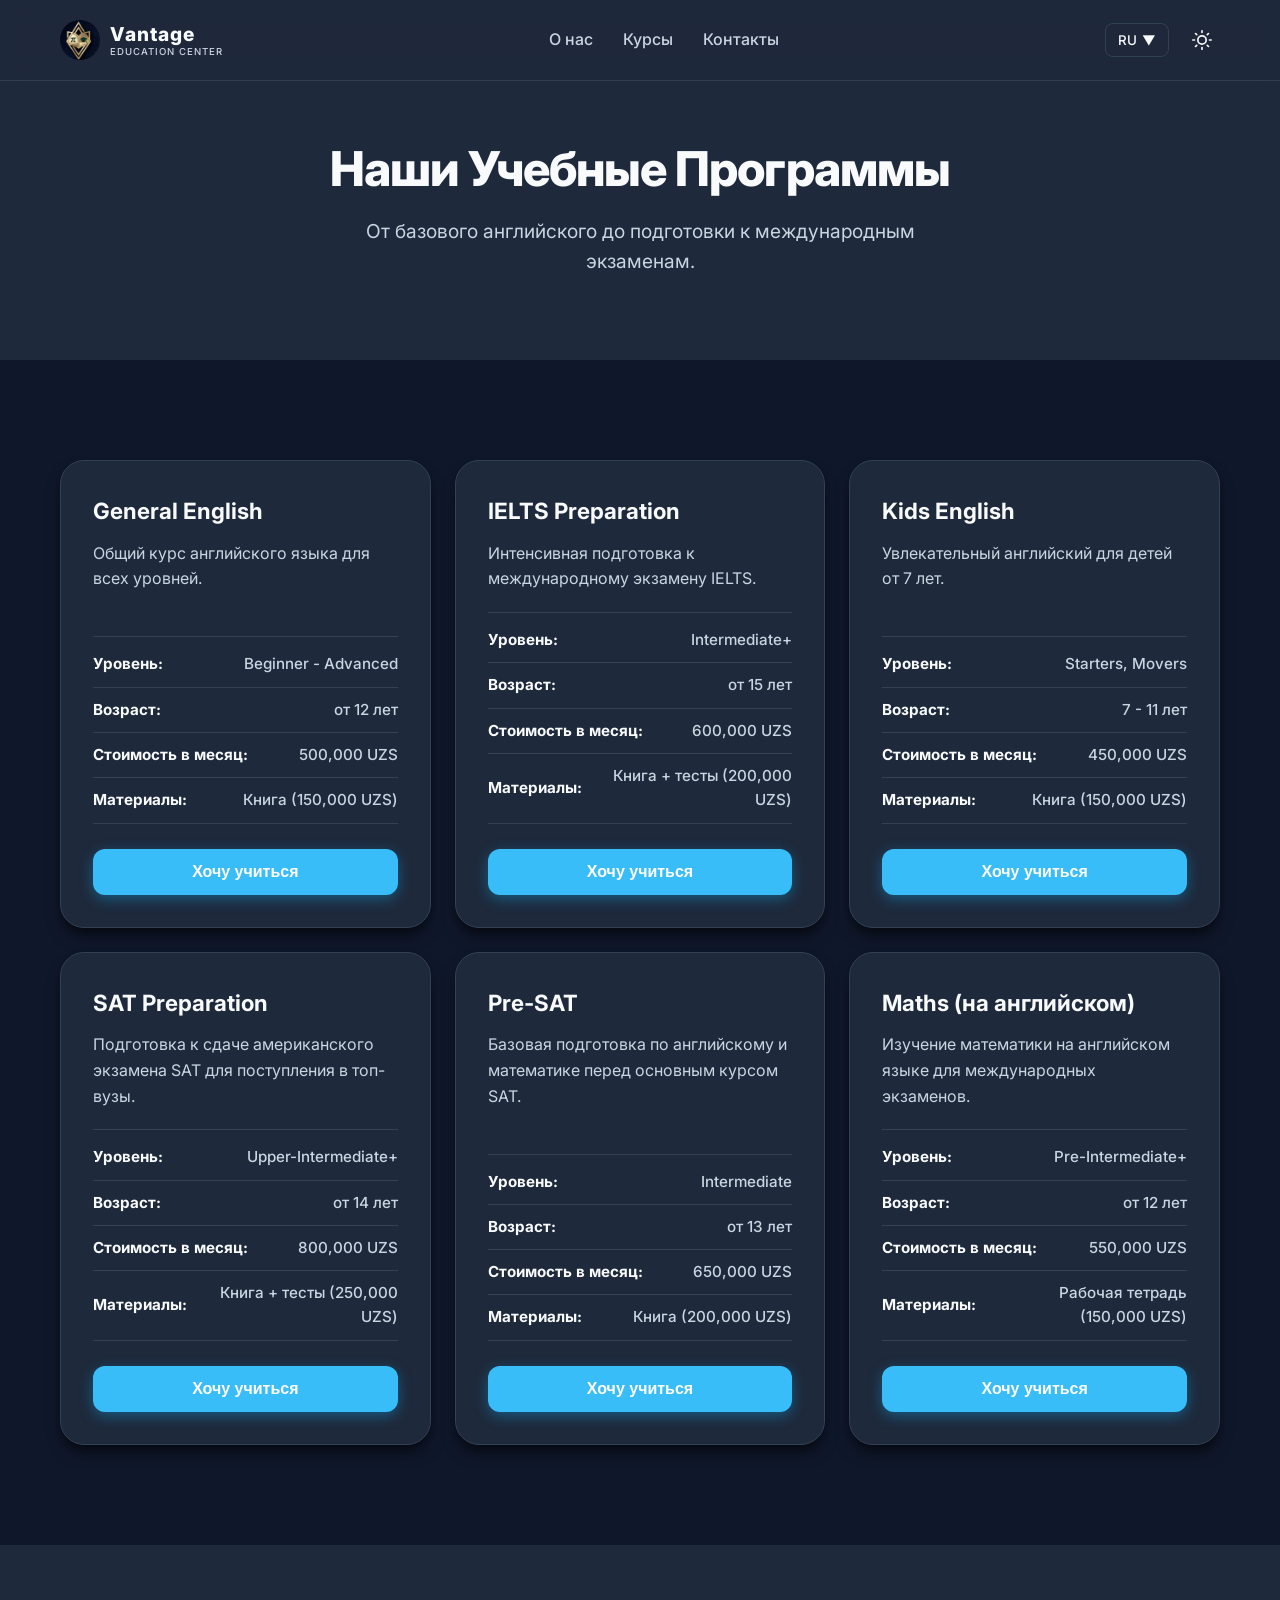
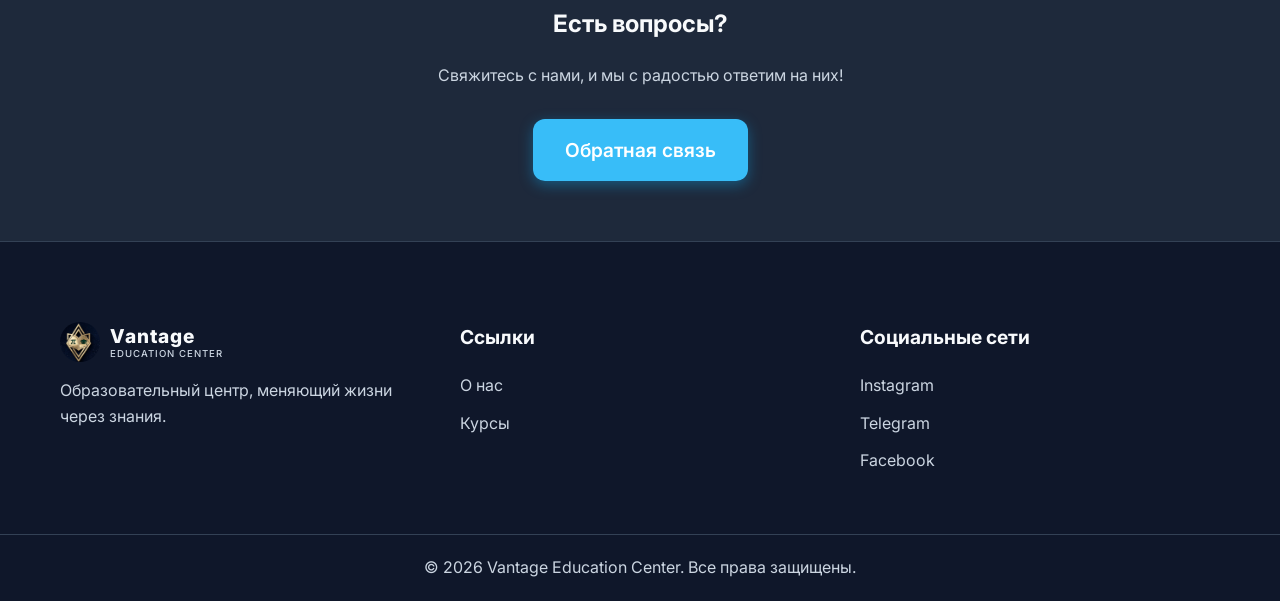
<file: courses.html>
<!DOCTYPE html>
<html lang="ru" data-theme="dark">
<head>
    <meta charset="UTF-8">
    <meta name="viewport" content="width=device-width, initial-scale=1.0">
    <title data-i18n="title">Vantage Education Center - Курсы</title>
    <link rel="stylesheet" href="styles.css">
    <!-- Google Fonts -->
    <link rel="preconnect" href="https://fonts.googleapis.com">
    <link rel="preconnect" href="https://fonts.gstatic.com" crossorigin>
    <link href="https://fonts.googleapis.com/css2?family=Inter:wght@400;500;600;700;800&display=swap" rel="stylesheet">
</head>
<body>
    <!-- Navbar -->
    <nav class="navbar">
        <div class="container nav-container">
            <a href="index.html" class="logo">
                <img src="images/logo_gold_new.png" alt="Vantage" class="site-logo" style="width: 40px; height: 40px; border-radius: 50%; object-fit: cover;">
                <span style="display: flex; flex-direction: column; line-height: 1.2;">
                    <span style="font-weight: 800; font-size: 1.2rem; letter-spacing: 1px; color: var(--text-primary);">Vantage</span>
                    <span style="font-size: 0.6rem; font-weight: 500; letter-spacing: 1px; color: var(--text-secondary); text-transform: uppercase;">Education Center</span>
                </span>
            </a>
            
            <ul class="nav-links">
                <li><a href="index.html#about" data-i18n="nav_about">О нас</a></li>
                <li><a href="courses.html" data-i18n="nav_courses">Курсы</a></li>
                <li><a href="index.html#contacts" data-i18n="nav_contacts">Контакты</a></li>
            </ul>

            <div class="nav-controls">
                <!-- Language Selector -->
                <div class="lang-selector">
                    <button id="langBtn" class="lang-btn"><span id="currentLang">RU</span> <span class="arrow">▼</span></button>
                    <ul class="lang-dropdown" id="langDropdown">
                        <li data-lang="ru">Русский (RU)</li>
                        <li data-lang="en">English (EN)</li>
                        <li data-lang="uz">O'zbek (UZ)</li>
                    </ul>
                </div>
                
                <!-- Theme Toggle -->
                <button id="themeToggle" class="theme-btn" aria-label="Toggle Theme">
                    <svg class="sun-icon" xmlns="http://www.w3.org/2000/svg" width="20" height="20" viewBox="0 0 24 24" fill="none" stroke="currentColor" stroke-width="2" stroke-linecap="round" stroke-linejoin="round"><circle cx="12" cy="12" r="5"></circle><line x1="12" y1="1" x2="12" y2="3"></line><line x1="12" y1="21" x2="12" y2="23"></line><line x1="4.22" y1="4.22" x2="5.64" y2="5.64"></line><line x1="18.36" y1="18.36" x2="19.78" y2="19.78"></line><line x1="1" y1="12" x2="3" y2="12"></line><line x1="21" y1="12" x2="23" y2="12"></line><line x1="4.22" y1="19.78" x2="5.64" y2="18.36"></line><line x1="18.36" y1="5.64" x2="19.78" y2="4.22"></line></svg>
                    <svg class="moon-icon" xmlns="http://www.w3.org/2000/svg" width="20" height="20" viewBox="0 0 24 24" fill="none" stroke="currentColor" stroke-width="2" stroke-linecap="round" stroke-linejoin="round"><path d="M21 12.79A9 9 0 1 1 11.21 3 7 7 0 0 0 21 12.79z"></path></svg>
                </button>

                <!-- Mobile Menu Button -->
                <button class="mobile-menu-btn">
                    <svg xmlns="http://www.w3.org/2000/svg" width="24" height="24" viewBox="0 0 24 24" fill="none" stroke="currentColor" stroke-width="2" stroke-linecap="round" stroke-linejoin="round"><line x1="3" y1="12" x2="21" y2="12"></line><line x1="3" y1="6" x2="21" y2="6"></line><line x1="3" y1="18" x2="21" y2="18"></line></svg>
                </button>
            </div>
        </div>
    </nav>

    <!-- Mobile Navigation Overlay -->
    <div class="mobile-nav">
        <ul class="mobile-nav-links">
            <li><a href="index.html#about" data-i18n="nav_about">О нас</a></li>
            <li><a href="courses.html" data-i18n="nav_courses">Курсы</a></li>
            <li><a href="index.html#contacts" data-i18n="nav_contacts">Контакты</a></li>
        </ul>
    </div>

    <!-- Page Header Section -->
    <section class="hero" style="min-height: 40vh; padding: 120px 0 60px; background: var(--bg-secondary);">
        <div class="container" style="text-align: center;">
            <h1 data-i18n="courses_page_title" style="font-size: 3rem; margin-bottom: 20px;">Наши Учебные Программы</h1>
            <p data-i18n="courses_page_subtitle" style="font-size: 1.2rem; color: var(--text-secondary); max-width: 600px; margin: 0 auto;">От базового английского до подготовки к международным экзаменам.</p>
        </div>
    </section>

    <!-- All Courses Section -->
    <section class="features" style="background: var(--bg-primary);">
        <div class="container">
            <div class="features-grid">
                
                <!-- General English -->
                <div class="feature-card course-card">
                    <h3 data-i18n="course1_title">General English</h3>
                    <p class="course-desc" data-i18n="course1_desc">Общий курс английского языка для всех уровней.</p>
                    <ul class="course-details">
                        <li><strong data-i18n="c_level">Уровень:</strong> <span data-i18n="c1_level">Beginner - Advanced</span></li>
                        <li><strong data-i18n="c_age">Возраст:</strong> <span data-i18n="c1_age">от 12 лет</span></li>
                        <li><strong data-i18n="c_price">Стоимость в месяц:</strong> <span data-i18n="c1_price">500,000 UZS</span></li>
                        <li><strong data-i18n="c_mat">Материалы:</strong> <span data-i18n="c1_mat">Книга (150,000 UZS)</span></li>
                    </ul>
                    <button class="btn btn-primary openStudyModalBtn" style="margin-top: 15px; width: 100%;">Хочу учиться</button>
                </div>
                
                <!-- IELTS Preparation -->
                <div class="feature-card course-card">
                    <h3 data-i18n="course2_title">IELTS Preparation</h3>
                    <p class="course-desc" data-i18n="course2_desc">Интенсивная подготовка к международному экзамену IELTS.</p>
                    <ul class="course-details">
                        <li><strong data-i18n="c_level">Уровень:</strong> <span data-i18n="c2_level">Intermediate+</span></li>
                        <li><strong data-i18n="c_age">Возраст:</strong> <span data-i18n="c2_age">от 15 лет</span></li>
                        <li><strong data-i18n="c_price">Стоимость в месяц:</strong> <span data-i18n="c2_price">600,000 UZS</span></li>
                        <li><strong data-i18n="c_mat">Материалы:</strong> <span data-i18n="c2_mat">Книга + тесты (200,000 UZS)</span></li>
                    </ul>
                    <button class="btn btn-primary openStudyModalBtn" style="margin-top: 15px; width: 100%;">Хочу учиться</button>
                </div>

                <!-- Kids English -->
                <div class="feature-card course-card">
                    <h3 data-i18n="course3_title">Kids English</h3>
                    <p class="course-desc" data-i18n="course3_desc">Увлекательный английский для детей от 7 лет.</p>
                    <ul class="course-details">
                        <li><strong data-i18n="c_level">Уровень:</strong> <span data-i18n="c3_level">Starters, Movers</span></li>
                        <li><strong data-i18n="c_age">Возраст:</strong> <span data-i18n="c3_age">7 - 11 лет</span></li>
                        <li><strong data-i18n="c_price">Стоимость в месяц:</strong> <span data-i18n="c3_price">450,000 UZS</span></li>
                        <li><strong data-i18n="c_mat">Материалы:</strong> <span data-i18n="c3_mat">Книга (150,000 UZS)</span></li>
                    </ul>
                    <button class="btn btn-primary openStudyModalBtn" style="margin-top: 15px; width: 100%;">Хочу учиться</button>
                </div>

                <!-- SAT -->
                <div class="feature-card course-card">
                    <h3 data-i18n="course_sat_title">SAT Preparation</h3>
                    <p class="course-desc" data-i18n="course_sat_desc">Подготовка к сдаче американского экзамена SAT для поступления в топ-вузы.</p>
                    <ul class="course-details">
                        <li><strong data-i18n="c_level">Уровень:</strong> <span data-i18n="csat_level">Upper-Intermediate+</span></li>
                        <li><strong data-i18n="c_age">Возраст:</strong> <span data-i18n="csat_age">от 14 лет</span></li>
                        <li><strong data-i18n="c_price">Стоимость в месяц:</strong> <span data-i18n="csat_price">800,000 UZS</span></li>
                        <li><strong data-i18n="c_mat">Материалы:</strong> <span data-i18n="csat_mat">Книга + тесты (250,000 UZS)</span></li>
                    </ul>
                    <button class="btn btn-primary openStudyModalBtn" style="margin-top: 15px; width: 100%;">Хочу учиться</button>
                </div>

                <!-- Pre-SAT -->
                <div class="feature-card course-card">
                    <h3 data-i18n="course_presat_title">Pre-SAT</h3>
                    <p class="course-desc" data-i18n="course_presat_desc">Базовая подготовка по английскому и математике перед основным курсом SAT.</p>
                    <ul class="course-details">
                        <li><strong data-i18n="c_level">Уровень:</strong> <span data-i18n="cpresat_level">Intermediate</span></li>
                        <li><strong data-i18n="c_age">Возраст:</strong> <span data-i18n="cpresat_age">от 13 лет</span></li>
                        <li><strong data-i18n="c_price">Стоимость в месяц:</strong> <span data-i18n="cpresat_price">650,000 UZS</span></li>
                        <li><strong data-i18n="c_mat">Материалы:</strong> <span data-i18n="cpresat_mat">Книга (200,000 UZS)</span></li>
                    </ul>
                    <button class="btn btn-primary openStudyModalBtn" style="margin-top: 15px; width: 100%;">Хочу учиться</button>
                </div>

                <!-- Maths -->
                <div class="feature-card course-card">
                    <h3 data-i18n="course_maths_title">Maths (на английском)</h3>
                    <p class="course-desc" data-i18n="course_maths_desc">Изучение математики на английском языке для международных экзаменов.</p>
                    <ul class="course-details">
                        <li><strong data-i18n="c_level">Уровень:</strong> <span data-i18n="cmaths_level">Pre-Intermediate+</span></li>
                        <li><strong data-i18n="c_age">Возраст:</strong> <span data-i18n="cmaths_age">от 12 лет</span></li>
                        <li><strong data-i18n="c_price">Стоимость в месяц:</strong> <span data-i18n="cmaths_price">550,000 UZS</span></li>
                        <li><strong data-i18n="c_mat">Материалы:</strong> <span data-i18n="cmaths_mat">Рабочая тетрадь (150,000 UZS)</span></li>
                    </ul>
                    <button class="btn btn-primary openStudyModalBtn" style="margin-top: 15px; width: 100%;">Хочу учиться</button>
                </div>

            </div>

            <!-- Login button removed -->
        </div>
    </section>

    <!-- Questions Section -->
    <section style="padding: 60px 0; background: var(--bg-secondary); text-align: center;">
        <div class="container">
            <h2 style="margin-bottom: 20px;">Есть вопросы?</h2>
            <p style="color: var(--text-secondary); margin-bottom: 30px;">Свяжитесь с нами, и мы с радостью ответим на них!</p>
            <a href="index.html#contacts" class="btn btn-primary" style="font-size: 1.2rem; padding: 16px 32px;">Обратная связь</a>
        </div>
    </section>

    <!-- Footer -->
    <footer class="footer">
        <div class="container footer-container">
            <div class="footer-col">
                <a href="index.html" class="logo" style="margin-bottom: 10px;">
                    <img src="images/logo_gold_new.png" alt="Vantage" class="site-logo" style="width: 40px; height: 40px; border-radius: 50%; object-fit: cover;">
                    <span style="display: flex; flex-direction: column; line-height: 1.2;">
                        <span style="font-weight: 800; font-size: 1.2rem; letter-spacing: 1px; color: var(--text-primary);">Vantage</span>
                        <span style="font-size: 0.6rem; font-weight: 500; letter-spacing: 1px; color: var(--text-secondary); text-transform: uppercase;">Education Center</span>
                    </span>
                </a>
                <p data-i18n="footer_desc">Образовательный центр, меняющий жизни через знания.</p>
            </div>
            <div class="footer-col">
                <h4 data-i18n="footer_links">Ссылки</h4>
                <ul>
                    <li><a href="index.html#about" data-i18n="nav_about">О нас</a></li>
                    <li><a href="courses.html" data-i18n="nav_courses">Курсы</a></li>
                </ul>
            </div>
            <div class="footer-col">
                <h4 data-i18n="footer_social">Социальные сети</h4>
                <div class="social-links">
                    <a href="https://www.instagram.com/vantage_education_center/" target="_blank">Instagram</a>
                    <a href="#">Telegram</a>
                    <a href="#">Facebook</a>
                </div>
            </div>
        </div>
        <div class="footer-bottom">
            <p>&copy; 2026 Vantage Education Center. <span data-i18n="footer_rights">Все права защищены.</span></p>
        </div>
    </footer>

    <!-- Study Modal -->
    <div id="studyModal" class="modal-overlay" style="display: none; position: fixed; top: 0; left: 0; width: 100%; height: 100%; background: rgba(0,0,0,0.5); z-index: 1000; align-items: center; justify-content: center; backdrop-filter: blur(5px);">
        <div class="modal-content" style="background: var(--bg-primary); padding: 30px; border-radius: 20px; width: 90%; max-width: 500px; box-shadow: 0 25px 50px -12px rgba(0, 0, 0, 0.5); position: relative;">
            <button id="closeStudyModalBtn" style="position: absolute; top: 15px; right: 20px; background: none; border: none; font-size: 1.5rem; color: var(--text-secondary); cursor: pointer;">&times;</button>
            <h2 style="margin-top: 0; margin-bottom: 20px;">Хочу учиться</h2>
            <form id="studyForm" style="display: flex; flex-direction: column; gap: 15px;">
                
                <input type="text" id="studyName" placeholder="Ваше имя" required style="padding: 12px 15px; border-radius: 10px; border: 1px solid var(--border-color); background: var(--bg-secondary); color: var(--text-primary);">
                <input type="tel" id="studyPhone" placeholder="Номер телефона" required style="padding: 12px 15px; border-radius: 10px; border: 1px solid var(--border-color); background: var(--bg-secondary); color: var(--text-primary);">
                
                <input type="number" id="studyAge" placeholder="Сколько вам лет?" required style="padding: 12px 15px; border-radius: 10px; border: 1px solid var(--border-color); background: var(--bg-secondary); color: var(--text-primary);">
                
                <div style="display: flex; flex-direction: column; gap: 5px;">
                    <label style="font-weight: 500; font-size: 0.9rem;">Изучали ли вы язык ранее?</label>
                    <select id="studyBefore" style="padding: 12px 15px; border-radius: 10px; border: 1px solid var(--border-color); background: var(--bg-secondary); color: var(--text-primary); cursor: pointer;">
                        <option value="Да">Да, изучал(а)</option>
                        <option value="Нет">Нет, с нуля</option>
                    </select>
                </div>

                <div style="display: flex; flex-direction: column; gap: 5px;">
                    <label style="font-weight: 500; font-size: 0.9rem;">Имеются ли сертификаты (IELTS/CEFR)?</label>
                    <select id="studyCerts" style="padding: 12px 15px; border-radius: 10px; border: 1px solid var(--border-color); background: var(--bg-secondary); color: var(--text-primary); cursor: pointer;">
                        <option value="Нет">Нет</option>
                        <option value="Да">Да, имеются</option>
                    </select>
                </div>

                <div style="display: flex; flex-direction: column; gap: 8px;">
                    <label style="font-weight: 500; font-size: 0.9rem;">Выберите желаемый курс:</label>
                    <div style="display: flex; gap: 10px; flex-wrap: wrap;">
                        <label style="flex: 1; min-width: 120px; text-align: center; background: var(--bg-secondary); border: 1px solid var(--border-color); padding: 10px; border-radius: 10px; cursor: pointer; transition: 0.2s;">
                            <input type="radio" name="studyCourse" value="English" checked style="display: none;">
                            <span class="course-radio-btn">English</span>
                        </label>
                        <label style="flex: 1; min-width: 120px; text-align: center; background: var(--bg-secondary); border: 1px solid var(--border-color); padding: 10px; border-radius: 10px; cursor: pointer; transition: 0.2s;">
                            <input type="radio" name="studyCourse" value="Maths" style="display: none;">
                            <span class="course-radio-btn">Maths</span>
                        </label>
                        <label style="flex: 1; min-width: 120px; text-align: center; background: var(--bg-secondary); border: 1px solid var(--border-color); padding: 10px; border-radius: 10px; cursor: pointer; transition: 0.2s;">
                            <input type="radio" name="studyCourse" value="SAT" style="display: none;">
                            <span class="course-radio-btn">SAT</span>
                        </label>
                    </div>
                </div>

                <button type="submit" class="btn btn-primary" id="studySubmitBtn" style="margin-top: 10px; padding: 14px; font-size: 1.1rem;">Отправить</button>
                <p id="studyStatus" class="form-status" style="display: none; text-align: center; margin: 0;"></p>
            </form>
        </div>
    </div>
    
    <style>
        /* Custom radio button styles for modal */
        input[name="studyCourse"]:checked + .course-radio-btn {
            color: var(--accent-primary);
            font-weight: bold;
        }
        input[name="studyCourse"]:checked ~ label {
            border-color: var(--accent-primary);
            background: rgba(var(--accent-primary-rgb), 0.1);
        }
        label:has(input[name="studyCourse"]:checked) {
            border-color: var(--accent-primary) !important;
            box-shadow: 0 0 0 1px var(--accent-primary);
        }
    </style>
    <script src="script.js"></script>
</body>
</html>
</file>
<file: styles.css>
/* --- CSS Variables & Theming --- */
:root {
    /* Light Theme */
    --bg-primary: #ffffff;
    --bg-secondary: #f4f7f6;
    --bg-card: #ffffff;
    --text-primary: #111827;
    --text-secondary: #4b5563;
    --accent-blue: #0ea5e9;
    --accent-orange: #f97316;
    --accent-red: #ef4444;
    --accent-green: #22c55e;
    --border-color: #e5e7eb;
    --card-shadow: 0 4px 6px -1px rgba(0, 0, 0, 0.1), 0 2px 4px -1px rgba(0, 0, 0, 0.06);
    --glass-bg: rgba(255, 255, 255, 0.8);
    --glass-border: rgba(255, 255, 255, 0.3);
}

[data-theme="dark"] {
    /* Dark Theme */
    --bg-primary: #0f172a;
    --bg-secondary: #1e293b;
    --bg-card: #1e293b;
    --text-primary: #f8fafc;
    --text-secondary: #cbd5e1;
    --accent-blue: #38bdf8;
    --accent-orange: #fb923c;
    --accent-red: #f87171;
    --accent-green: #4ade80;
    --border-color: #334155;
    --card-shadow: 0 10px 15px -3px rgba(0, 0, 0, 0.5), 0 4px 6px -2px rgba(0, 0, 0, 0.3);
    --glass-bg: rgba(30, 41, 59, 0.7);
    --glass-border: rgba(255, 255, 255, 0.1);
}

/* --- Base Reset & Typography --- */
* {
    margin: 0;
    padding: 0;
    box-sizing: border-box;
}

html {
    scroll-behavior: smooth;
    scroll-padding-top: 80px;
}

body {
    font-family: 'Inter', sans-serif;
    background-color: var(--bg-primary);
    color: var(--text-primary);
    line-height: 1.6;
    transition: background-color 0.3s ease, color 0.3s ease;
    overflow-x: hidden;
}

a {
    text-decoration: none;
    color: inherit;
}

ul {
    list-style: none;
}

.container {
    max-width: 1200px;
    margin: 0 auto;
    padding: 0 20px;
}

/* --- Navbar --- */
.navbar {
    position: fixed;
    top: 0;
    width: 100%;
    z-index: 1000;
    background: var(--glass-bg);
    backdrop-filter: blur(12px);
    border-bottom: 1px solid var(--glass-border);
    transition: all 0.3s ease;
}

.nav-container {
    display: flex;
    justify-content: space-between;
    align-items: center;
    height: 80px;
}

.logo {
    display: flex;
    align-items: center;
    gap: 10px;
    font-weight: 800;
    font-size: 1.2rem;
    letter-spacing: 1px;
}

.logo-icon {
    display: flex;
    align-items: center;
    justify-content: center;
    width: 40px;
    height: 40px;
    background: linear-gradient(135deg, var(--accent-blue), #8b5cf6);
    color: white;
    border-radius: 50%;
    font-size: 1.5rem;
    animation: pulse 2s infinite;
}

@keyframes pulse {
    0% { transform: scale(1); box-shadow: 0 0 0 0 rgba(14, 165, 233, 0.4); }
    70% { transform: scale(1.05); box-shadow: 0 0 0 10px rgba(14, 165, 233, 0); }
    100% { transform: scale(1); box-shadow: 0 0 0 0 rgba(14, 165, 233, 0); }
}

.site-logo {
    width: 100%;
    height: 100%;
    object-fit: cover;
}

.logo-sub {
    display: block;
    font-size: 0.6rem;
    font-weight: 500;
    letter-spacing: 2px;
    color: var(--text-secondary);
}

.nav-links {
    display: flex;
    gap: 30px;
}

.nav-links a {
    font-weight: 500;
    color: var(--text-secondary);
    transition: color 0.2s;
}

.nav-links a:hover {
    color: var(--text-primary);
}

.nav-controls {
    display: flex;
    align-items: center;
    gap: 15px;
}

/* Language Selector */
.lang-selector {
    position: relative;
}

.lang-btn {
    background: transparent;
    border: 1px solid var(--border-color);
    color: var(--text-primary);
    padding: 8px 12px;
    border-radius: 8px;
    cursor: pointer;
    font-family: inherit;
    font-weight: 500;
    display: flex;
    align-items: center;
    gap: 5px;
    transition: all 0.2s;
}

.lang-btn:hover {
    border-color: var(--accent-blue);
}

.lang-dropdown {
    position: absolute;
    top: 100%;
    right: 0;
    margin-top: 8px;
    background: var(--bg-card);
    border: 1px solid var(--border-color);
    border-radius: 8px;
    box-shadow: var(--card-shadow);
    padding: 8px 0;
    min-width: 150px;
    opacity: 0;
    visibility: hidden;
    transform: translateY(-10px);
    transition: all 0.2s;
}

.lang-dropdown.active {
    opacity: 1;
    visibility: visible;
    transform: translateY(0);
}

.lang-dropdown li {
    padding: 10px 20px;
    cursor: pointer;
    transition: background 0.2s;
}

.lang-dropdown li:hover {
    background: var(--bg-secondary);
    color: var(--accent-blue);
}

/* Theme Toggle */
.theme-btn {
    background: transparent;
    border: none;
    color: var(--text-primary);
    cursor: pointer;
    padding: 8px;
    border-radius: 50%;
    display: flex;
    align-items: center;
    justify-content: center;
    transition: background 0.2s;
}

.theme-btn:hover {
    background: var(--bg-secondary);
}

[data-theme="dark"] .sun-icon { display: block; }
[data-theme="dark"] .moon-icon { display: none; }
[data-theme="light"] .sun-icon { display: none; }
[data-theme="light"] .moon-icon { display: block; }

/* Mobile Menu */
.mobile-menu-btn {
    display: none;
    background: transparent;
    border: none;
    color: var(--text-primary);
    cursor: pointer;
}

.mobile-nav {
    position: fixed;
    top: 80px;
    left: 0;
    width: 100%;
    background: var(--bg-card);
    border-bottom: 1px solid var(--border-color);
    padding: 20px;
    transform: translateY(-100%);
    opacity: 0;
    transition: all 0.3s ease;
    z-index: 999;
    visibility: hidden;
}

.mobile-nav.active {
    transform: translateY(0);
    opacity: 1;
    visibility: visible;
}

.mobile-nav-links {
    display: flex;
    flex-direction: column;
    gap: 20px;
    text-align: center;
}

.mobile-nav-links a {
    font-size: 1.2rem;
    font-weight: 500;
}

/* --- Buttons --- */
.btn {
    display: inline-block;
    padding: 14px 28px;
    border-radius: 12px;
    font-weight: 600;
    font-size: 1rem;
    text-align: center;
    cursor: pointer;
    transition: transform 0.2s, box-shadow 0.2s;
    border: none;
}

.btn-primary {
    background: var(--accent-blue);
    color: white;
    box-shadow: 0 4px 14px rgba(14, 165, 233, 0.4);
}

.btn-primary:hover {
    transform: translateY(-2px);
    box-shadow: 0 6px 20px rgba(14, 165, 233, 0.6);
}

.sparkle {
    margin-left: 8px;
}

/* --- Hero Section --- */
.hero {
    padding: 160px 0 80px;
    min-height: 100vh;
    display: flex;
    align-items: center;
}

.hero-container {
    display: flex;
    align-items: center;
    justify-content: space-between;
    gap: 40px;
}

.hero-content {
    flex: 1;
    max-width: 600px;
}

.hero h1 {
    font-size: 4rem;
    line-height: 1.1;
    margin-bottom: 24px;
    font-weight: 800;
    letter-spacing: -1px;
}

.hero p {
    font-size: 1.2rem;
    color: var(--text-secondary);
    margin-bottom: 40px;
}

.hero-image {
    flex: 1;
    display: flex;
    justify-content: flex-end;
}

.hero-image img {
    max-width: 100%;
    border-radius: 24px;
    box-shadow: 0 25px 50px -12px rgba(0, 0, 0, 0.5);
    border: 1px solid var(--border-color);
}

.hero-logo {
    width: 100%;
    max-width: 650px;
    height: auto;
    border: none !important;
    box-shadow: none !important;
    clip-path: inset(3px);
    border-radius: 0 !important;
}

[data-theme="dark"] .hero-logo {
    mix-blend-mode: screen;
    filter: grayscale(1) invert(1) brightness(1.5);
}

[data-theme="light"] .hero-logo {
    mix-blend-mode: multiply;
    filter: none;
}

.floating {
    animation: float 6s ease-in-out infinite;
}

@keyframes float {
    0% { transform: translateY(0px); }
    50% { transform: translateY(-20px); }
    100% { transform: translateY(0px); }
}

/* --- Stats Section --- */
.stats {
    display: flex;
    gap: 20px;
    margin-bottom: 100px;
}

.stat-card {
    flex: 1;
    background: var(--bg-card);
    padding: 30px 20px;
    border-radius: 20px;
    border: 1px solid var(--border-color);
    box-shadow: var(--card-shadow);
}

.stat-number {
    font-size: 2.5rem;
    font-weight: 700;
    display: flex;
    align-items: center;
    gap: 10px;
    margin-bottom: 10px;
}

.dot {
    width: 12px;
    height: 12px;
    border-radius: 50%;
    display: inline-block;
}

.blue { background-color: var(--accent-blue); }
.red { background-color: var(--accent-red); }
.orange { background-color: var(--accent-orange); }
.green { background-color: var(--accent-green); }

.stat-card p {
    color: var(--text-secondary);
    font-weight: 500;
}

/* --- Features Section --- */
.features {
    padding: 100px 0;
    background: var(--bg-secondary);
}

.section-header {
    text-align: center;
    max-width: 700px;
    margin: 0 auto 60px;
}

.section-header h2 {
    font-size: 2.5rem;
    margin-bottom: 16px;
}

.section-header p {
    color: var(--text-secondary);
    font-size: 1.1rem;
}

.features-grid {
    display: grid;
    grid-template-columns: repeat(3, 1fr);
    gap: 24px;
}

.feature-card {
    background: var(--bg-card);
    border: 1px solid var(--border-color);
    border-radius: 24px;
    padding: 32px;
    transition: transform 0.3s, box-shadow 0.3s;
    box-shadow: var(--card-shadow);
    display: flex;
    flex-direction: column;
}

.feature-card:hover {
    transform: translateY(-5px);
    box-shadow: 0 15px 30px rgba(0,0,0,0.1);
}

.course-card .course-desc {
    margin-bottom: 20px;
    flex-grow: 1;
}

.course-details {
    list-style: none;
    border-top: 1px solid var(--border-color);
    padding-top: 15px;
    margin-top: auto;
}

.course-details li {
    margin-bottom: 8px;
    font-size: 0.95rem;
    display: flex;
    justify-content: space-between;
    align-items: center;
}

.course-details li strong {
    color: var(--text-primary);
}

.course-details li span {
    color: var(--text-secondary);
    font-weight: 500;
}

.icon-wrapper {
    width: 56px;
    height: 56px;
    border-radius: 50%;
    display: flex;
    align-items: center;
    justify-content: center;
    margin-bottom: 24px;
    color: white;
}

.bg-orange { background: var(--accent-orange); }
.bg-red { background: var(--accent-red); }
.bg-green { background: var(--accent-green); }
.bg-dark { background: #334155; }

.feature-card h3 {
    font-size: 1.4rem;
    margin-bottom: 12px;
}

.feature-card p {
    color: var(--text-secondary);
}

.feature-card.large {
    grid-column: span 1;
    grid-row: span 2;
    padding: 0;
    overflow: hidden;
    display: flex;
    flex-direction: column;
}

.large-card-content {
    padding: 32px;
}

.large-card-img {
    flex: 1;
    background: var(--accent-blue);
    display: flex;
    align-items: flex-end;
    justify-content: center;
    overflow: hidden;
}

.large-card-img img {
    width: 100%;
    height: 100%;
    object-fit: cover;
}

/* --- Certificate Promo --- */
.certificate-promo {
    padding: 100px 0;
}

.promo-container {
    background: linear-gradient(135deg, #1e293b, #0f172a);
    border-radius: 32px;
    padding: 60px;
    display: flex;
    align-items: center;
    justify-content: space-between;
    gap: 60px;
    position: relative;
    overflow: hidden;
    border: 1px solid var(--border-color);
}

[data-theme="light"] .promo-container {
    background: linear-gradient(135deg, #f8fafc, #e2e8f0);
}

.promo-content {
    flex: 1;
    z-index: 1;
}

.promo-content h2 {
    font-size: 3rem;
    margin-bottom: 20px;
}

.promo-content p {
    font-size: 1.2rem;
    color: var(--text-secondary);
}

.promo-image {
    flex: 1;
    z-index: 1;
}

.promo-image img {
    width: 100%;
    max-width: 400px;
    border-radius: 16px;
    box-shadow: 0 20px 40px rgba(0,0,0,0.3);
    transform: rotate(5deg);
    transition: transform 0.5s;
}

.promo-image img:hover {
    transform: rotate(0deg) scale(1.05);
}

@keyframes scroll-carousel {
    0% { transform: translateX(0); }
    100% { transform: translateX(calc(-50% - 20px)); }
}

.carousel-container {
    overflow: hidden;
    position: relative;
    width: 100%;
    padding: 10px 0;
    mask-image: linear-gradient(to right, transparent, black 10%, black 90%, transparent);
    -webkit-mask-image: linear-gradient(to right, transparent, black 10%, black 90%, transparent);
}

.carousel-track {
    display: flex;
    gap: 40px;
    width: max-content;
    animation: scroll-carousel 25s linear infinite;
}

.carousel-track:hover {
    animation-play-state: paused;
}

.uni-slide {
    display: flex;
    align-items: center;
    gap: 15px;
    padding: 15px 25px;
    background: var(--bg-card);
    border: 1px solid var(--border-color);
    border-radius: 16px;
    box-shadow: var(--card-shadow);
    transition: transform 0.2s, box-shadow 0.2s;
}

.uni-slide:hover {
    transform: translateY(-5px);
    box-shadow: 0 10px 20px rgba(0,0,0,0.4);
}

.uni-slide img {
    width: 50px;
    height: 50px;
    object-fit: contain;
    border-radius: 10px;
    background: transparent;
    padding: 0;
    transform: none;
}

.uni-slide img:hover {
    transform: none;
}

/* --- Contacts Section --- */
.contacts-section {
    padding: 100px 0;
    background: var(--bg-secondary);
}

.contacts-grid {
    display: flex;
    gap: 40px;
}

.contact-info {
    flex: 1;
    display: flex;
    flex-direction: column;
    gap: 24px;
}

.contact-card {
    background: var(--bg-card);
    padding: 32px;
    border-radius: 24px;
    border: 1px solid var(--border-color);
    box-shadow: var(--card-shadow);
}

.contact-card h3 {
    margin-bottom: 20px;
    font-size: 1.5rem;
}

.contact-card p {
    margin-bottom: 12px;
    color: var(--text-secondary);
}

.contact-form {
    display: flex;
    flex-direction: column;
    gap: 16px;
}

.contact-form input {
    padding: 14px 20px;
    border-radius: 12px;
    border: 1px solid var(--border-color);
    background: var(--bg-primary);
    color: var(--text-primary);
    font-family: inherit;
    font-size: 1rem;
    outline: none;
    transition: border-color 0.3s;
}

.contact-form input:focus {
    border-color: var(--accent-blue);
}

.map-container {
    flex: 1;
    min-height: 400px;
    border-radius: 24px;
    overflow: hidden;
    border: 1px solid var(--border-color);
}

.map-link {
    position: absolute;
    top: 20px;
    left: 20px;
    background: white;
    color: #333;
    padding: 10px 20px;
    border-radius: 8px;
    text-decoration: none;
    font-weight: 600;
    font-size: 0.9rem;
    display: flex;
    align-items: center;
    gap: 8px;
    box-shadow: 0 4px 12px rgba(0,0,0,0.15);
    z-index: 10;
    transition: all 0.3s ease;
}

.map-link:hover {
    transform: translateY(-2px);
    box-shadow: 0 6px 16px rgba(0,0,0,0.2);
}

.form-status {
    margin-top: 15px;
    font-size: 0.9rem;
    text-align: center;
    font-weight: 500;
    padding: 10px;
    border-radius: 8px;
}

.form-status.success {
    background: rgba(16, 185, 129, 0.1);
    color: #10b981;
}

.form-status.error {
    background: rgba(239, 68, 68, 0.1);
    color: #ef4444;
}

/* --- Footer --- */
.footer {
    background: var(--bg-primary);
    padding: 80px 0 20px;
    border-top: 1px solid var(--border-color);
}

.course-details li {
    display: flex;
    justify-content: space-between;
    margin-bottom: 10px;
    padding-bottom: 10px;
    border-bottom: 1px solid var(--border-color);
    align-items: center;
}

.course-details li span {
    text-align: right;
    max-width: 60%;
    word-break: break-word;
}

.footer-container {
    display: flex;
    justify-content: space-between;
    gap: 40px;
    margin-bottom: 60px;
}

.footer-col {
    flex: 1;
}

.footer-col p {
    color: var(--text-secondary);
    margin-top: 16px;
}

.footer-col h4 {
    margin-bottom: 20px;
    font-size: 1.2rem;
}

.footer-col ul {
    display: flex;
    flex-direction: column;
    gap: 12px;
}

.footer-col ul a {
    color: var(--text-secondary);
    transition: color 0.2s;
}

.footer-col ul a:hover {
    color: var(--accent-blue);
}

.social-links {
    display: flex;
    flex-direction: column;
    gap: 12px;
}

.social-links a {
    color: var(--text-secondary);
    transition: color 0.2s;
}

.social-links a:hover {
    color: var(--accent-blue);
}

.footer-bottom {
    text-align: center;
    padding-top: 20px;
    border-top: 1px solid var(--border-color);
    color: var(--text-secondary);
}

/* --- Responsive Design --- */
@media (max-width: 1024px) {
    .hero h1 { font-size: 3rem; }
    .features-grid { grid-template-columns: repeat(2, 1fr); }
    .feature-card.large { grid-column: span 1; grid-row: span 1; }
}

@media (max-width: 768px) {
    .nav-links { display: none; }
    .mobile-menu-btn { display: block; }
    .hero-container { flex-direction: column; text-align: center; padding-top: 40px; }
    .hero-image { justify-content: center; margin-top: 40px; }
    .stats { flex-direction: column; }
    .features-grid { grid-template-columns: 1fr; }
    .promo-container { flex-direction: column; text-align: center; }
    .contacts-grid { flex-direction: column; }
    .footer-container { flex-direction: column; text-align: center; }
    .logo { justify-content: center; }
}

/* --- Floating Telegram Widget --- */
.floating-tg-btn {
    position: fixed;
    bottom: 30px;
    right: 30px;
    background: #2AABEE;
    color: white;
    width: 60px;
    height: 60px;
    border-radius: 50%;
    display: flex;
    justify-content: center;
    align-items: center;
    box-shadow: 0 4px 15px rgba(42, 171, 238, 0.4);
    z-index: 1000;
    transition: transform 0.3s cubic-bezier(0.175, 0.885, 0.32, 1.275), box-shadow 0.3s;
    text-decoration: none;
}
.floating-tg-btn:hover {
    transform: scale(1.1) translateY(-5px);
    box-shadow: 0 10px 25px rgba(42, 171, 238, 0.6);
    color: white;
}
.floating-tg-btn:active {
    transform: scale(0.95);
}
@media (max-width: 768px) {
    .floating-tg-btn {
        bottom: 80px;
        right: 20px;
        width: 55px;
        height: 55px;
    }
    .floating-tg-btn svg {
        width: 24px;
        height: 24px;
    }
}
</file>
